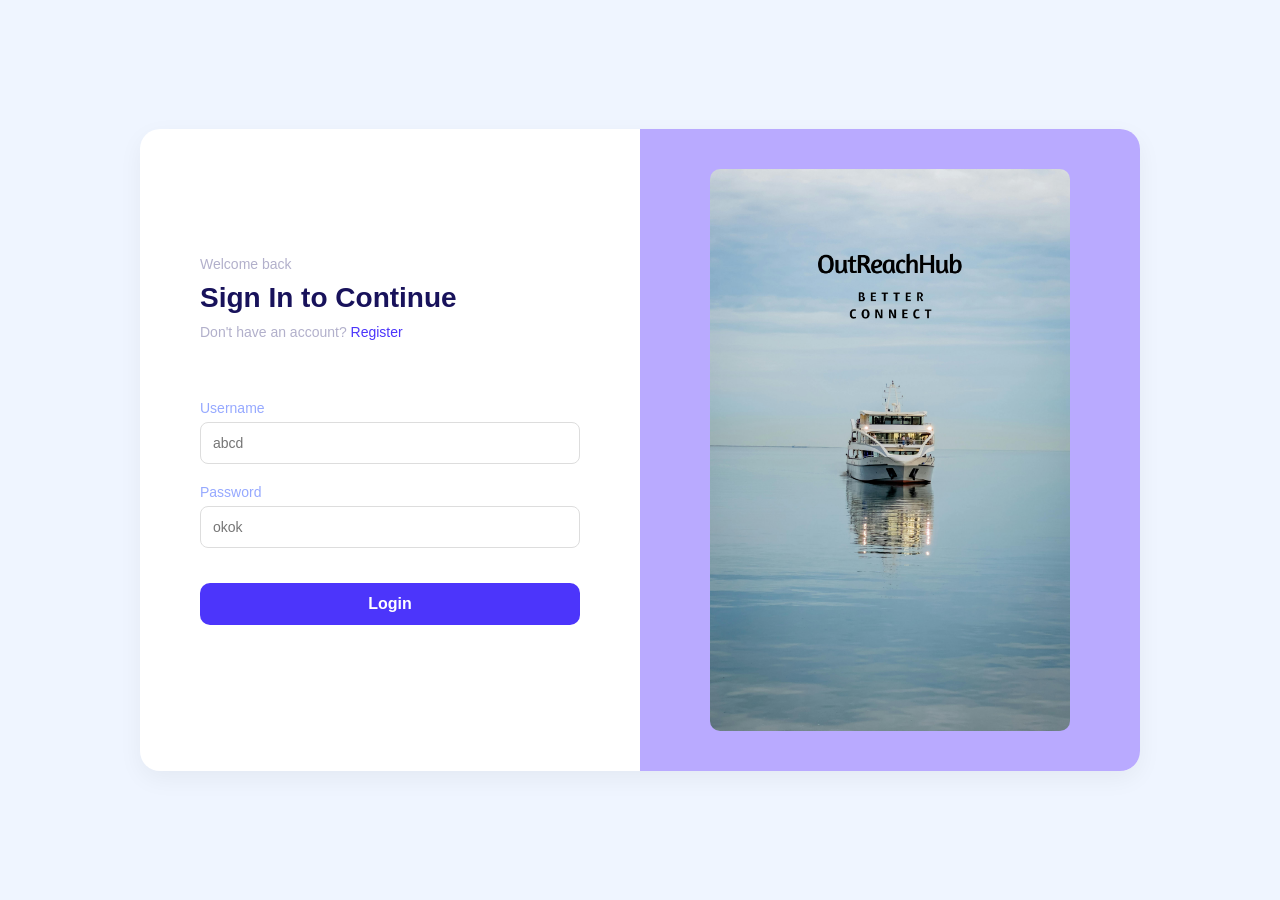
<file: index.html>
<!DOCTYPE html>
<html lang="en">

<head>
  <meta charset="UTF-8" />
  <meta name="viewport" content="width=device-width, initial-scale=1.0" />
  <title>Sign In</title>
  <link rel="stylesheet" href="./auth/style.css" />
</head>

<body>
  <div class="container">
    <div class="col">
      <div class="row">
        <div class="hero">
          <div class="small">Welcome back</div>
          <div class="big">Sign In to Continue</div>
          <div class="small">
            Don't have an account?
            <a href="./auth/signup.html">Register</a>
          </div>
        </div>
      </div>
      <form action="POST" id="loginForm">
        <div class="row">
          <label for="username">Username</label>
          <input type="text" name="username" id="username" placeholder="abcd" required/>
        </div>
        <div class="row">
          <label for="password">Password</label>
          <input type="password" name="password" id="password" placeholder="okok" required/>
        </div>
        <div class="row">
          <button class="big" id="loginSubmit" type="submit">Login</button>
        </div>
      </form>
    </div>
    <div class="col">
      <img class="img" src="./assets/signin.png" alt="Sign in graphic" />
    </div>
  </div>
  <script src="./auth/script.js"></script>
</body>

</html>
</file>
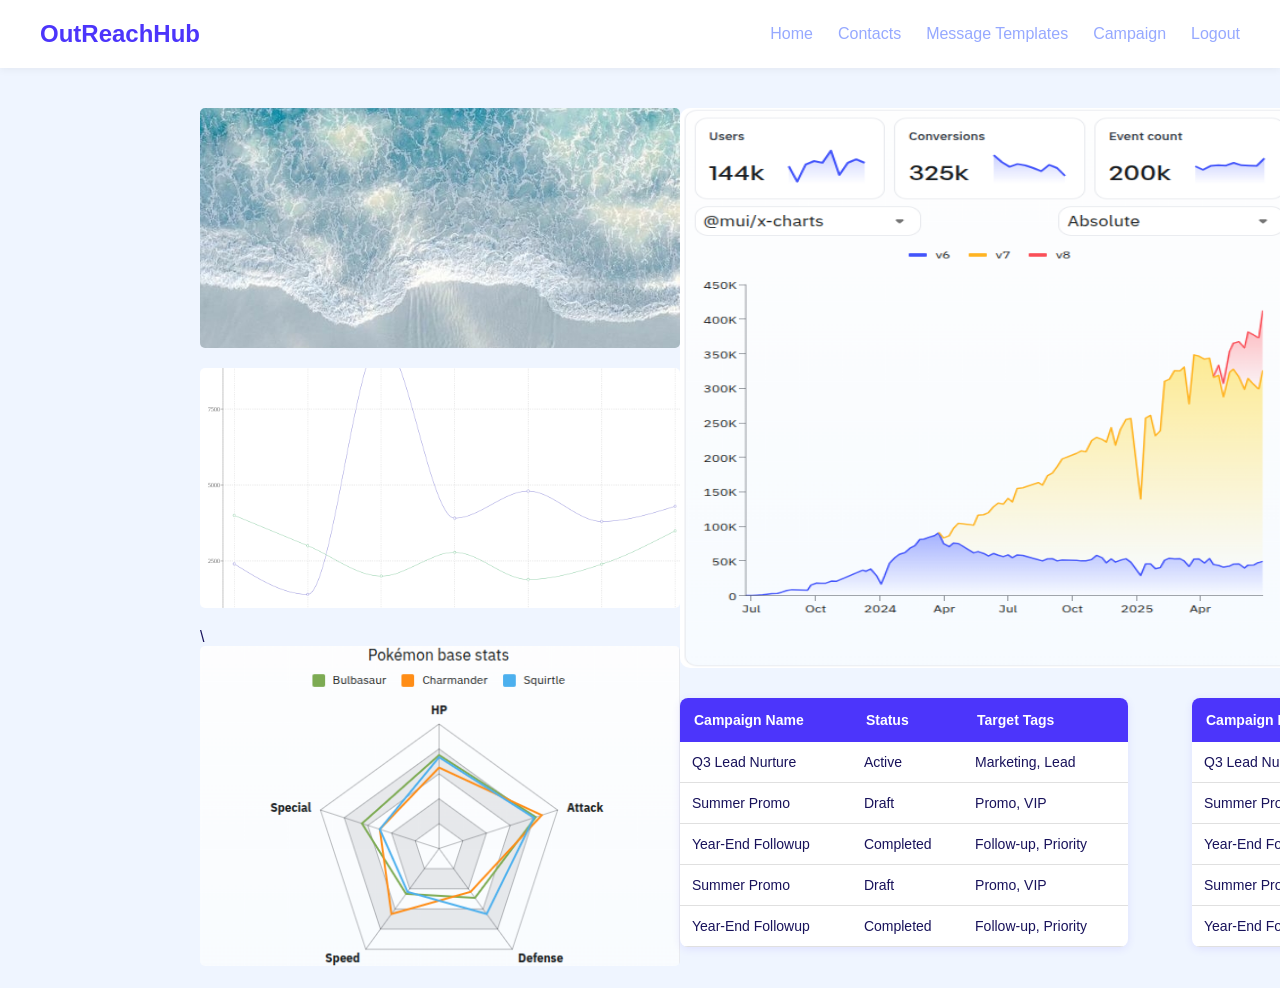
<file: client/index.html>
<html lang="en">
<head>
    <meta charset="UTF-8">
    <meta name="viewport" content="width=device-width, initial-scale=1.0">
    <title>Home</title>
    <link rel="stylesheet" href="./style.css">
</head>
<body>
    <nav>
        <div class="solgan">OutReachHub</div>
        <div class="hamburger" id="hamburger">
            &#9776;
        </div>
        <div class="navOption" id="navMenu">
            <ul>
                <li><a href="./index.html">Home</a></li>
                <li><a href="./contact.html">Contacts</a></li>
                <li><a href="./message.html">Message Templates</a></li>
                <li><a href="./campaign.html">Campaign</a></li>
                <li><a href="../index.html">Logout</a></li>
            </ul>
        </div>
    </nav>
    <main>
        <div class="row">
            <div class="col">
                <img src="../assets/WallpaperSky.jpeg" class="ocean" alt="">
                <img src="../assets/graph-1.png" class="ocean" alt="">\
                <img src="../assets/graph-3.png" class="ocean-lg" alt="">
            </div>
            <div class="col">
                <img src="../assets/graph-2.png" class="graph" alt="">
                <div class="row">
                    <div class="ocean-md">
                        <table id="campaign-table" class="table">
                            <thead>
                                <tr>
                                    <th>Campaign Name</th>
                                    <th>Status</th>
                                    <th>Target Tags</th>
                                </tr>
                            </thead>
                            <tbody>
                                <tr>
                                    <td data-label="Campaign Name">Q3 Lead Nurture</td>
                                    <td data-label="Status">Active</td>
                                    <td data-label="Target Tags">Marketing, Lead</td>
                                </tr>
                                <tr>
                                    <td data-label="Campaign Name">Summer Promo</td>
                                    <td data-label="Status">Draft</td>
                                    <td data-label="Target Tags">Promo, VIP</td>
                                </tr>
                                <tr>
                                    <td data-label="Campaign Name">Year-End Followup</td>
                                    <td data-label="Status">Completed</td>
                                    <td data-label="Target Tags">Follow-up, Priority</td>
                                </tr>
                                <tr>
                                    <td data-label="Campaign Name">Summer Promo</td>
                                    <td data-label="Status">Draft</td>
                                    <td data-label="Target Tags">Promo, VIP</td>
                                </tr>
                                <tr>
                                    <td data-label="Campaign Name">Year-End Followup</td>
                                    <td data-label="Status">Completed</td>
                                    <td data-label="Target Tags">Follow-up, Priority</td>
                                </tr>
                            </tbody>
                        </table>
                    </div>
                    <div class="gutter" style="width: 4rem;"></div>
                    <div class="ocean-md">
                        <table id="campaign-table" class="table">
                            <thead>
                                <tr>
                                    <th>Campaign Name</th>
                                    <th>Status</th>
                                    <th>Target Tags</th>
                                </tr>
                            </thead>
                            <tbody>
                                <tr>
                                    <td data-label="Campaign Name">Q3 Lead Nurture</td>
                                    <td data-label="Status">Active</td>
                                    <td data-label="Target Tags">Marketing, Lead</td>
                                </tr>
                                <tr>
                                    <td data-label="Campaign Name">Summer Promo</td>
                                    <td data-label="Status">Draft</td>
                                    <td data-label="Target Tags">Promo, VIP</td>
                                </tr>
                                <tr>
                                    <td data-label="Campaign Name">Year-End Followup</td>
                                    <td data-label="Status">Completed</td>
                                    <td data-label="Target Tags">Follow-up, Priority</td>
                                </tr>
                                <tr>
                                    <td data-label="Campaign Name">Summer Promo</td>
                                    <td data-label="Status">Draft</td>
                                    <td data-label="Target Tags">Promo, VIP</td>
                                </tr>
                                <tr>
                                    <td data-label="Campaign Name">Year-End Followup</td>
                                    <td data-label="Status">Completed</td>
                                    <td data-label="Target Tags">Follow-up, Priority</td>
                                </tr>
                            </tbody>
                        </table>
                    </div>
                </div>
            </div>
        </div>
    </main>
    <script src="./script.js"></script>
</body>
</html>
</file>
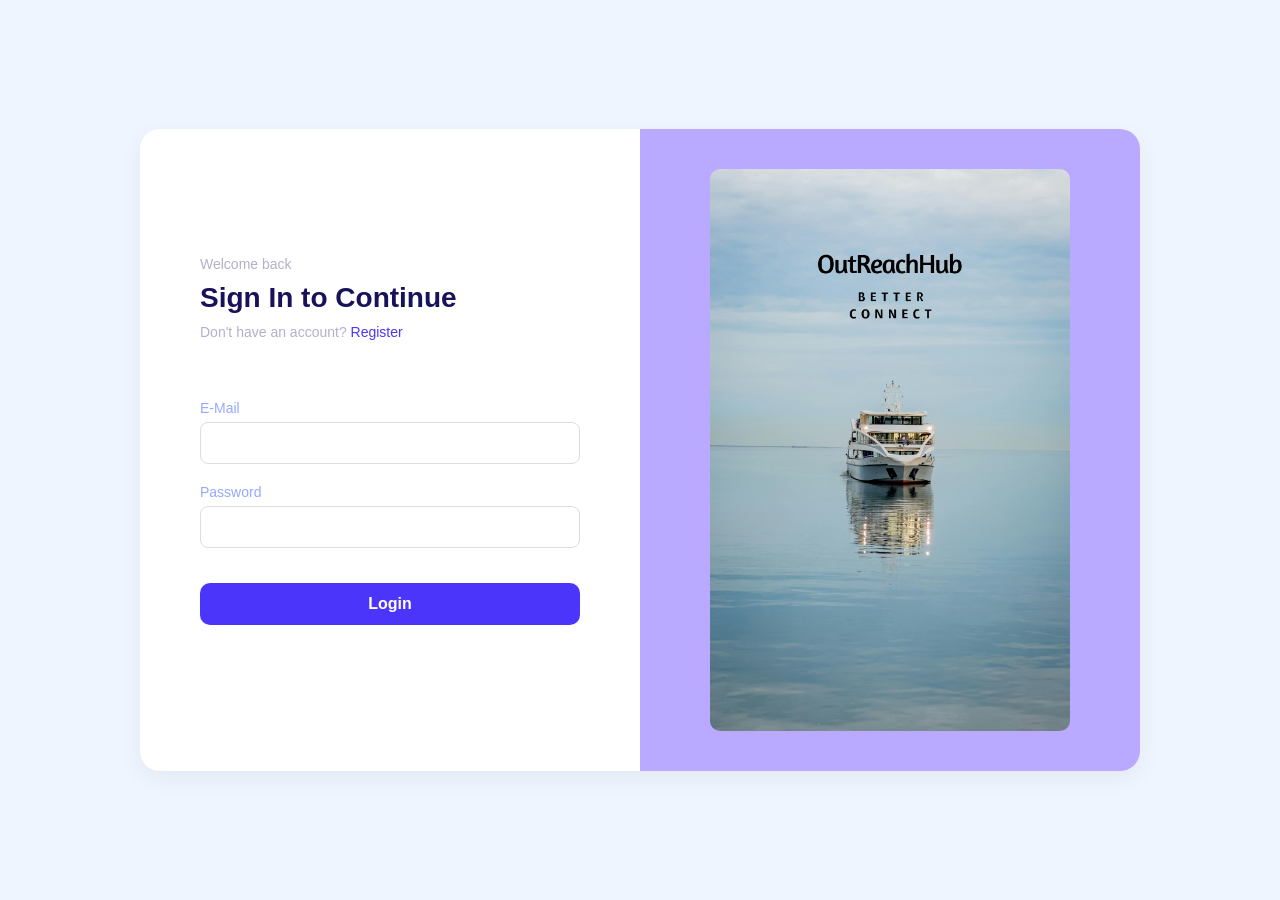
<file: auth/signin.html>
<!DOCTYPE html>
<html lang="en">

<head>
  <meta charset="UTF-8" />
  <meta name="viewport" content="width=device-width, initial-scale=1.0" />
  <title>Sign In</title>
  <link rel="stylesheet" href="./style.css" />
</head>

<body>
  <div class="container">
    <div class="col">
      <div class="row">
        <div class="hero">
          <div class="small">Welcome back</div>
          <div class="big">Sign In to Continue</div>
          <div class="small">
            Don't have an account?
            <a href="/auth/signup.html">Register</a>
          </div>
        </div>
      </div>
      <form action="POST" id="loginForm">
        <div class="row">
          <label for="email">E-Mail</label>
          <input type="email" name="email" id="email" />
        </div>
        <div class="row">
          <label for="password">Password</label>
          <input type="password" name="password" id="password" />
        </div>
        <div class="row">
          <button class="big" id="loginSubmit" type="submit">Login</button>
        </div>
      </form>
    </div>
    <div class="col">
      <img class="img" src="../assets/signin.png" alt="Sign in graphic" />
    </div>
  </div>
  <script src="./script.js"></script>
</body>

</html>
</file>
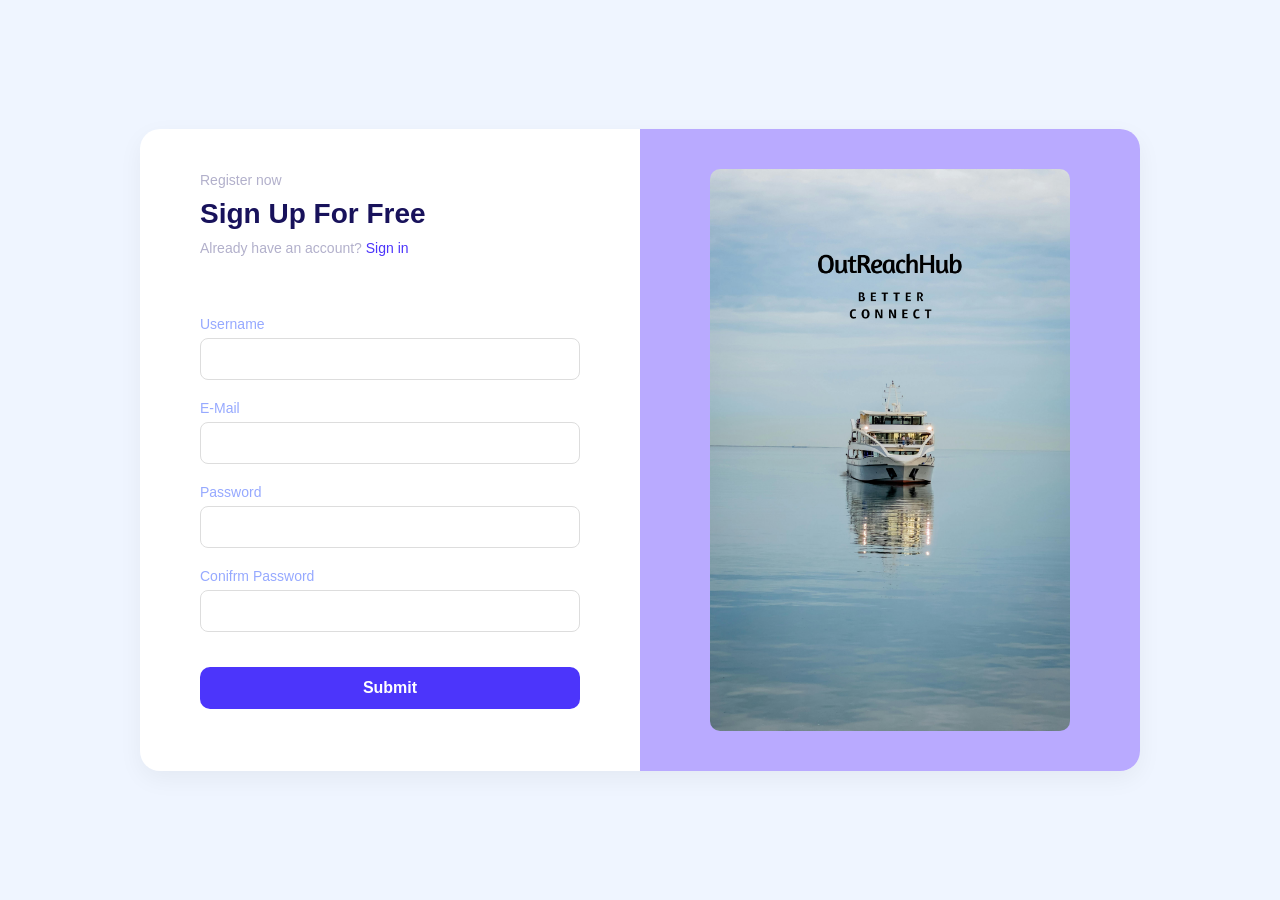
<file: auth/signup.html>
<html lang="en">

<head>
    <meta charset="UTF-8">
    <meta name="viewport" content="width=device-width, initial-scale=1.0">
    <title>SignUp</title>
    <link rel="stylesheet" href="./style.css">
</head>

<body>
    <div class="container">
        <div class="col">
            <div class="row">
                <div class="hero">
                    <div class="small">
                        Register now
                    </div>
                    <div class="big">
                        Sign Up For Free
                    </div>
                    <div class="small">
                        Already have an account?
                        <a href="../index.html">Sign in</a>
                    </div>
                </div>
            </div>

            <form id="signupForm" method="post">
                <div class="row">
                    <label for="username">Username</label>
                    <input type="text" name="username" id="username">
                </div>
                <div class="row">
                    <label for="email">E-Mail</label>
                    <input type="email" name="email" id="email">
                </div>
                <div class="row">
                    <label for="password">Password</label>
                    <input type="password" name="password" id="password">
                </div>
                <div class="row">
                    <label for="confirmPassword">Conifrm Password</label>
                    <input type="password" name="confirmPassword" id="confirmPassword">
                </div>
                <div class="row">
                    <button class="big" type="submit">
                        Submit
                    </button>
                </div>
            </form>
        </div>
        <div class="col">
            <img class="img" src="../assets/signin.png" alt="">
        </div>
    </div>
    <script src="./script.js"></script>
</body>

</html>
</file>
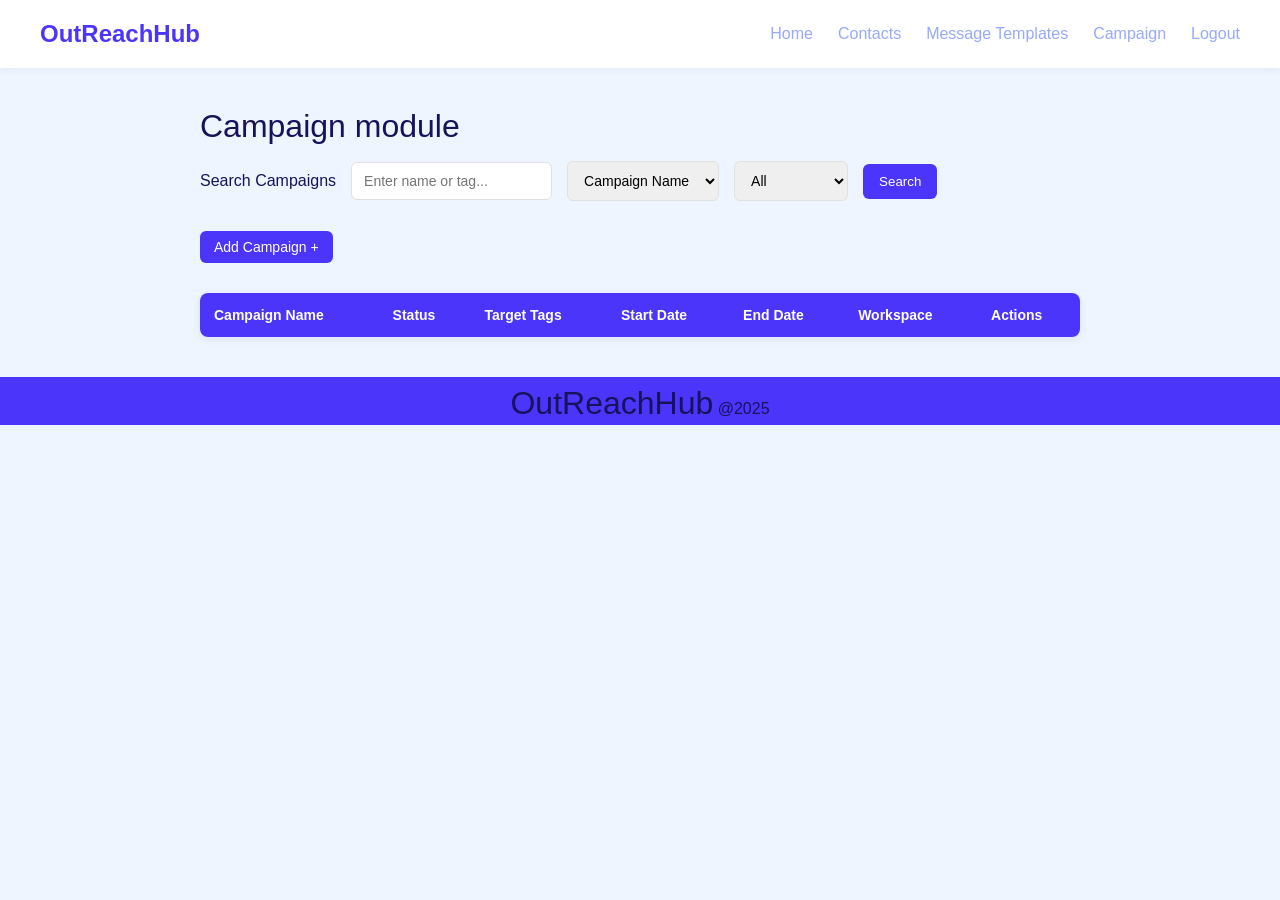
<file: client/campaign.html>
<!DOCTYPE html>
<html lang="en">

<head>
    <meta charset="UTF-8" />
    <meta name="viewport" content="width=device-width, initial-scale=1.0" />
    <title>Campaigns</title>
    <link rel="stylesheet" href="style.css" />
</head>

<body>
    <nav>
        <div class="solgan">OutReachHub</div>
        <div class="hamburger" id="hamburger">
            &#9776;
        </div>
        <div class="navOption" id="navMenu">
            <ul>
                <li><a href="./index.html">Home</a></li>
                <li><a href="./contact.html">Contacts</a></li>
                <li><a href="./message.html">Message Templates</a></li>
                <li><a href="./campaign.html">Campaign</a></li>
                <li><a href="../index.html">Logout</a></li>
            </ul>
        </div>
    </nav>
    <main>
        <div class="big">Campaign module</div>

        <div>
            <form action="POST" id="campaignForm">
                <label for="campaignSearch">Search Campaigns</label>
                <input type="text" id="campaignSearch" placeholder="Enter name or tag..." />
                 <select id="campaignFilter">
                    <option value="name">Campaign Name</option>
                    <option value="tags">Target Tags</option>
                    <option value="startDate">Sart Date</option>
                    <option value="endDate">End Date</option>
                    <option value="workspace">Workspace</option>
                </select>
                <select id="statusFilter">
                    <option value="All">All</option>
                    <option value="Active">Active</option>
                    <option value="Completed">Completed</option>
                    <option value="Draft">Draft</option>
                </select>
                <button type="submit">Search</button>
            </form>
            <button class="add-btn" id="add-campaign">Add Campaign +</button>
        </div>
        
        <div class="modal" id="modal">
            <div class="formCard">
                <form id="campaignAdd" action="POST">
                    <h2>Add New Campaign</h2>

                    <label for="name">Campaign Name</label>
                    <input type="text" id="name" required>

                    <label for="tags">Target Tags</label>
                    <input type="text" id="tags" required>

                    <label for="startDate">Start-Date</label>
                    <input type="date" id="startDate" required>

                    <label for="endDate">End-Date</label>
                    <input type="date" id="endDate" required>

                    <label for="workspace">Workspace</label>
                    <input type="text" id="workspace" required>

                    <div class="form-actions">
                        <button type="submit" id="saveContact">Save</button>
                        <button type="button" id="close-modal">Cancel</button>
                    </div>
                </form>
            </div>
        </div>

        <div class="modal" id="editmodal">
            <div class="formCard">
                <form id="campaignEdit" action="POST">
                    <h2>Edit Campaign</h2>

                    <label for="nameEdit">Campaign Name</label>
                    <input type="text" id="nameEdit" required>

                    <label for="tagsEdit">Target Tags</label>
                    <input type="text" id="tagsEdit" required>

                    <label for="startDateEdit">Start-Date</label>
                    <input type="date" id="startDateEdit" required>

                    <label for="endDateEdit">End-Date</label>
                    <input type="date" id="endDateEdit" required>

                    <label for="workspaceEdit">Workspace</label>
                    <input type="text" id="workspaceEdit" required>

                    <div class="form-actions">
                        <button type="submit" id="saveContact">Save</button>
                        <button type="button" id="closeModalEdit">Cancel</button>
                    </div>
                </form>
            </div>
        </div>

        <table id="campaign-table" class="table">
            <thead>
                <tr>
                    <th>Campaign Name</th>
                    <th>Status</th>
                    <th>Target Tags</th>
                    <th>Start Date</th>
                    <th>End Date</th>
                    <th>Workspace</th>
                    <th>Actions</th>
                </tr>
            </thead>
            <tbody>
            </tbody>
        </table>
    </main>
    <footer>
        <div class="footer">
            <p>
                <span class="big">OutReachHub</span> @2025
            </p>
        </div>
    </footer>
    <script src="./script.js"></script>
    <script src="./campaignCRUD.js"></script>
</body>

</html>
</file>
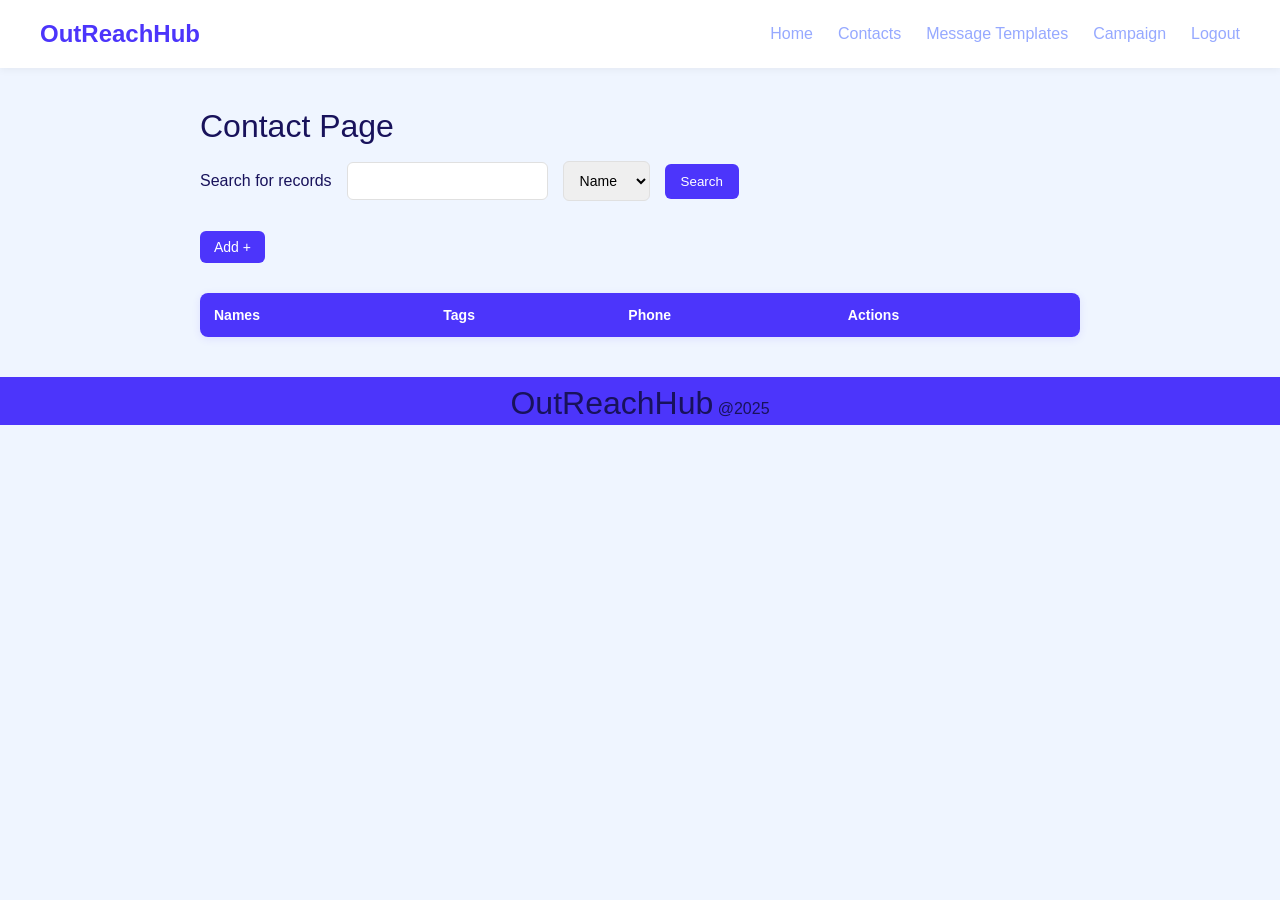
<file: client/contact.html>
<html lang="en">

<head>
    <meta charset="UTF-8">
    <meta name="viewport" content="width=device-width, initial-scale=1.0">
    <title>Contacts</title>
    <link rel="stylesheet" href="style.css">
</head>

<body>
    <nav>
        <div class="solgan">OutReachHub</div>
        <div class="hamburger" id="hamburger">
            &#9776;
        </div>
        <div class="navOption" id="navMenu">
            <ul>
                <li><a href="./index.html">Home</a></li>
                <li><a href="./contact.html">Contacts</a></li>
                <li><a href="./message.html">Message Templates</a></li>
                <li><a href="./campaign.html">Campaign</a></li>
                <li><a href="../index.html">Logout</a></li>
            </ul>
        </div>
    </nav>
    <main>
        <div class="big">Contact Page</div>
        <div>
            <form action="POST" id="contactForm">
                <label for="searchContact">Search for records</label>
                <input type="text" name="" id="searchContact">
                <select name="" id="contactOptions">
                    <option value="Name">Name</option>
                    <option value="Tags">Tags</option>
                    <option value="Phone">Phone</option>
                </select>
                <button type="submit">
                    Search
                </button>
            </form>
            <button id="add-contact">Add +</button>

            <div class="modal" id="modal">
                <div class="formCard">
                    <form id="contact-form" action="POST">
                        <h2>Add New Contact</h2>

                        <label for="nameContact">Name</label>
                        <input type="text" id="nameContact" required>

                        <label for="tagsContact">Tags</label>
                        <input type="text" id="tagsContact" required>

                        <label for="phoneContact">Phone</label>
                        <input type="text" id="phoneContact" required>

                        <div class="form-actions">
                            <button type="submit" id="saveContact">Save</button>
                            <button type="button" id="close-modal">Cancel</button>
                        </div>
                    </form>
                </div>
            </div>

            <div class="modal" id="editmodal">
                <div class="formCard">
                    <form id="contact-form-edit" action="POST">
                        <h2>Edit Contact</h2>

                        <label for="nameContactEdit">Name</label>
                        <input type="text" id="nameContactEdit" required>

                        <label for="tagsContactEdit">Tags</label>
                        <input type="text" id="tagsContactEdit" required>

                        <label for="phoneContactEdit">Phone</label>
                        <input type="text" id="phoneContactEdit" required>

                        <div class="form-actions">
                            <button type="submit" id="editContact">Edit</button>
                            <button type="button" id="close-modalEdit">Cancel</button>
                        </div>
                    </form>
                </div>
            </div>


        </div>
        <table id="contact-table" class="table">
            <thead>
                <tr>
                    <th>Names</th>
                    <th>Tags</th>
                    <th>Phone</th>
                    <th>Actions</th>
                </tr>
            </thead>
            <tbody>
                
            </tbody>
        </table>
    </main>
    <footer>
        <div class="footer">
            <p>
                <span class="big">OutReachHub</span> @2025
            </p>
        </div>
    </footer>
    <script src="./script.js"></script>
    <script src="./contactCRUD.js"></script>
</body>

</html>
</file>
<file: auth/style.css>
* {
  box-sizing: border-box;
  margin: 0;
  padding: 0;
  font-family: "Segoe UI", sans-serif;
}

body {
  background-color: #EFF5FF;
  height: 100vh;
  display: flex;
  align-items: center;
  justify-content: center;
}

.container {
  display: flex;
  width: 1000px;
  background: #fff;
  border-radius: 20px;
  overflow: hidden;
  box-shadow: 0 8px 25px rgba(0, 0, 0, 0.05);
}

.col {
  flex: 1;
  padding: 40px 60px;
  display: flex;
  flex-direction: column;
  justify-content: center;
}
.col:last-child {
  background-color: #B9AAFF;
  align-items: center;
  justify-content: center;
}

.img {
  width: 100%;
  max-width: 360px;
  border-radius: 10px;
}

.hero {
  margin-bottom: 30px;
}
.hero .small {
  font-size: 14px;
  color: #B2B0CB;
  margin-bottom: 10px;
}
.hero .small a {
  color: #4C35FB;
  text-decoration: none;
  font-weight: 500;
}
.hero .small a:hover {
  text-decoration: underline;
}
.hero .big {
  font-size: 28px;
  font-weight: 700;
  color: #18125B;
  margin-bottom: 10px;
}

.row {
  display: flex;
  flex-direction: column;
  margin-bottom: 20px;
}
.row label {
  font-size: 14px;
  margin-bottom: 6px;
  color: #96A9FF;
}
.row input {
  padding: 12px;
  border: 1px solid #ddd;
  border-radius: 8px;
  font-size: 14px;
  transition: 0.3s ease;
}
.row input:focus {
  outline: none;
  border-color: #4C35FB;
  box-shadow: 0 0 0 3px rgba(76, 53, 251, 0.1);
}
.row button.big {
  padding: 12px;
  border: none;
  border-radius: 10px;
  background-color: #4C35FB;
  color: #fff;
  font-size: 16px;
  font-weight: 600;
  margin-top: 15px;
  cursor: pointer;
  transition: background-color 0.3s ease;
}
.row button.big:hover {
  background-color: rgb(53.8422330097, 27.9951456311, 250.5048543689);
}

@media (max-width: 768px) {
  body {
    background: url(../assets/mobile.png) center center/cover;
  }
  .container {
    flex-direction: column;
    align-items: center;
    margin: 20px;
  }
  .col:last-child {
    display: none;
  }
  .col {
    width: 100%;
    padding: 20px;
  }
}

/*# sourceMappingURL=style.css.map */
</file>
<file: client/style.css>
/* Color palette */
:root {
  --primary-color: #4C35FB;
  --secondary-color: #EFF5FF;
  --text-primary: #18125B;
  --text-secondary: #96A9FF;
  --text-tertiary: #B2B0CB;
  --white: #ffffff;
  --light-border: #e0e0e0;
}

* {
  box-sizing: border-box;
  margin: 0;
  padding: 0;
  font-family: "Segoe UI", sans-serif;
}

body {
  background-color: var(--secondary-color);
  color: var(--text-primary);
  min-height: 100vh;
}

/* Navbar */
nav {
  display: flex;
  justify-content: space-between;
  align-items: center;
  background-color: var(--white);
  padding: 20px 40px;
  box-shadow: 0 2px 8px rgba(0, 0, 0, 0.05);
  position: relative;
}

a {
  text-decoration: none;
  color: inherit;
}

.solgan {
  font-size: 24px;
  font-weight: bold;
  color: var(--primary-color);
}

.navOption ul {
  list-style: none;
  display: flex;
  gap: 25px;
}

.navOption li {
  cursor: pointer;
  font-weight: 500;
  color: var(--text-secondary);
  transition: color 0.3s ease;
}

.navOption li:hover {
  color: var(--primary-color);
}

/* Hamburger styles */
.hamburger {
  display: none;
  font-size: 26px;
  cursor: pointer;
}

/* Main layout */

main{
  padding : 40px 200px;
}

main .row{
  display: flex;
  flex-direction: row;
  min-height: 20rem;
  max-height: 40rem;
}

main.col{
  
  margin: 20px;
}

main .row .ocean{
  height : 15rem;
  width :30rem;
  margin-bottom: 20px;
  object-fit: cover;
  border-radius: 5px;
}

main .row .ocean-lg{
  height : 20rem;
  width : 30rem;
  margin-bottom: 20px;
  object-fit: cover;
  border-radius: 5px;
}

main .row .ocean-md{
  height : 15rem;
  width : 28rem;
  object-fit: cover;
  border-radius: 5px;
}

main .row .col .graph{
  height: 35rem;
  width: 60rem;
  border-radius: 10px;
}

main .col{
  flex-direction: column;
}

/* form section */

form {
  display: flex;
  flex-wrap: wrap;
  gap: 15px;
  margin-bottom: 20px;
  align-items: center;
}

form label {
  font-weight: 500;
  color: var(--text-color-primary);
}

form input,
form select {
  padding: 10px 12px;
  border: 1px solid var(--light-border);
  border-radius: 6px;
  font-size: 14px;
  outline: none;
}

form button {
  background-color: var(--primary-color);
  color: white;
  padding: 10px 16px;
  border: none;
  border-radius: 6px;
  font-weight: 500;
  cursor: pointer;
  transition: background-color 0.3s ease;
}

form button:hover {
  background-color: #3726c7;
}

main > div > button {
  margin-top: 10px;
  background-color: var(--primary-color);
  color: white;
  padding: 8px 14px;
  border: none;
  border-radius: 6px;
  font-size: 14px;
  font-weight: 500;
  cursor: pointer;
  transition: background-color 0.3s ease;
}

main > div > button:hover {
  background-color: #3726c7;
}

.table{
  width: 100%;
  border-collapse: collapse;
  margin-top: 30px;
  background-color: white;
  border-radius: 8px;
  overflow: hidden;
  box-shadow: 0 2px 8px rgba(76, 53, 251, 0.1);
}

.table thead {
  background-color: var(--primary-color);
  color: white;
}

.table th {
  padding: 14px;
  text-align: left;
  font-weight: 600;
  font-size: 14px;
}

.table tbody tr {
  border-bottom: 1px solid var(--light-border);
}

.table tbody tr:hover {
  background-color: #f9f9f9;
}

.table td {
  padding: 12px;
  font-size: 14px;
  color: var(--text-color-primary);
}

.table td button {
  margin-right: 6px;
  padding: 6px 10px;
  border: none;
  border-radius: 4px;
  cursor: pointer;
  font-size: 13px;
  font-weight: 500;
  transition: all 0.2s ease;
}

.table td button:first-child {
  background-color: #6251fd;
  color: white;
}

.table td button:first-child:hover {
  background-color: var(--primary-color);
}

.table td button:last-child {
  background-color: #ff4d4f;
  color: white;
}

.table td button:last-child:hover {
  background-color: #cc393b;
}


.card-container {
    display: grid;
    grid-template-columns: repeat(auto-fill, minmax(300px, 1fr));
    gap: 1.5rem;
    padding: 2rem;
}

.card {
    background-color: #fff;
    border-radius: 1rem;
    box-shadow: 0 4px 12px rgba(0, 0, 0, 0.08);
    overflow: hidden;
    transition: transform 0.3s ease, box-shadow 0.3s ease;
    display: flex;
    flex-direction: column;
}

.card:hover {
    transform: translateY(-5px);
    box-shadow: 0 8px 20px rgba(0, 0, 0, 0.12);
}

.card-image {
    width: 100%;
    height: 180px;
    object-fit: cover;
}

.card-content {
    padding: 1rem;
}

.card-content.no-image {
    padding-top: 1.5rem;
}

.card-title {
    font-size: 1.2rem;
    font-weight: 600;
    margin-bottom: 0.5rem;
}

.card-type,
.card-text,
.workspace {
    font-size: 0.95rem;
    margin-bottom: 0.2rem;
}

.card-text{
  height: 5rem;
  overflow-y: scroll;
  display: -webkit-box;
  -webkit-box-orient: vertical;
  position: relative;
}

.card-text::-webkit-scrollbar{
  width:0px
} 

.chip-group {
    margin: 0.5rem 0;
}

.chip {
    display: inline-block;
    background-color: #e0f7fa;
    color: #00796b;
    padding: 0.25rem 0.6rem;
    font-size: 0.8rem;
    border-radius: 999px;
    margin: 0 0.3rem 0.3rem 0;
}

.card-actions {
    display: flex;
    justify-content: flex-end;
    gap: 0.5rem;
    margin-top: 0.5rem;
}

.card-actions button {
    padding: 0.4rem 0.8rem;
    border: none;
    background-color: #007bff;
    color: white;
    border-radius: 5px;
    cursor: pointer;
    font-size: 0.85rem;
    transition: background-color 0.3s ease;
}

.card-actions button:hover {
    background-color: #0056b3;
}


.big{
    font-size: 2rem;
    margin-bottom: 1rem;
}

.footer{
  position: relative;
  left: 0;
  bottom: 0;
  height: 3rem;
  background-color: var(--primary-color);
  width: 100%;
  text-align: center;
  padding: 0.5rem 0rem;
}

/* Modal background */
.modal {
  display: none;
  position: fixed;
  top: 0;
  left: 0;
  width: 100%;
  height: 100%;
  background-color: rgba(0, 0, 0, 0.5);
  justify-content: center;
  align-items: center;
  z-index: 999;
}

.modal-content {
  background: white;
  padding: 2rem;
  width: 90%;
  max-width: 600px;
  border-radius: 10px;
  position: relative;
  overflow-y: auto;
  max-height: 90vh;
}

.close {
  position: absolute;
  top: 1rem;
  right: 1rem;
  cursor: pointer;
  font-size: 1.5rem;
}

#messageModal form input,
#messageModal form textarea,
#messageModal form select {
  width: 100%;
  margin-bottom: 1rem;
  padding: 0.5rem;
}

.card {
  border: 1px solid #ddd;
  border-radius: 8px;
  overflow: hidden;
  margin-top: 1rem;
  display: flex;
  flex-direction: column;
}

.card-image {
  width: 100%;
  height: 150px;
  object-fit: cover;
}

.card-content {
  padding: 1rem;
}

.chip-group {
  margin-top: 0.5rem;
}

.chip {
  background: #eee;
  padding: 0.3rem 0.6rem;
  margin-right: 0.5rem;
  border-radius: 20px;
  font-size: 0.8rem;
  display: inline-block;
}

/* Modal content */
.formCard {
  background-color: white;
  padding: 2rem;
  border-radius: 10px;
  width: 400px;
  max-width: 90%;
  box-shadow: 0 8px 20px rgba(0, 0, 0, 0.2);
}

.formCard h2 {
  margin-bottom: 1rem;
  font-size: 1.5rem;
  width: 100%;
}

.formCard label {
  display: block;
  margin-top: 1rem;
  font-weight: 500;
}

.formCard input {
  width: 100%;
  padding: 0.5rem;
  margin-top: 0.25rem;
  border: 1px solid #ccc;
  border-radius: 5px;
}

.form-actions {
  display: flex;
  justify-content: flex-end;
  gap: 1rem;
  margin-top: 1.5rem;
}

.form-actions button {
  padding: 0.5rem 1rem;
  border: none;
  border-radius: 5px;
  cursor: pointer;
}

.form-actions button[type="submit"] {
  background-color: var(--primary-color, #4caf50);
  color: white;
}

.form-actions #close-modal {
  background-color: #ccc;
  color: #333;
}


.add-btn {
  margin-top: 10px;
  background-color: var(--primary-color);
  color: white;
  padding: 8px 14px;
  border: none;
  border-radius: 6px;
  font-size: 14px;
  font-weight: 500;
  cursor: pointer;
  transition: background-color 0.3s ease;
}

/* Responsive Layout */
@media (max-width: 768px) {
  form {
    flex-direction: column;
    align-items: stretch;
  }

  form input,
  form select,
  form button {
    width: 100%;
  }

  .table thead {
    display: none;
  }

  .table tbody tr {
    display: flex;
    flex-direction: column;
    padding: 10px;
    border-bottom: 1px solid var(--light-border);
  }

  .table tbody td {
    display: flex;
    justify-content: space-between;
    padding: 6px 0;
  }

  .table tbody td::before {
    content: attr(data-label);
    font-weight: 600;
    color: var(--text-color-tertiary);
    min-width: 110px;
  }

  main {
    padding: 20px;
  }

  main .row {
    flex-direction: column;
    align-items: center;
  }

  main .col {
    width: 100%;
    margin: 0 auto;
    display: flex;
    flex-direction: column;
    align-items: center;
  }

  main .row .ocean{
    display: none;
  }
  
  main .row .ocean-lg,
  main .row .ocean-md,
  main .row .col .graph {
    width: 100%;
    height: auto;
    max-width: 100%;
    object-fit: contain;
    margin-bottom: 20px;
  }

  .gutter {
    display: none;
  }

  .hamburger {
    display: block;
  }

  .navOption {
    display: none;
    position: absolute;
    top: 70px;
    right: 40px;
    background-color: var(--white);
    width: 200px;
    box-shadow: 0 4px 12px rgba(0, 0, 0, 0.1);
    border-radius: 8px;
  }

  .navOption.active {
    display: block;
  }

  .navOption ul {
    flex-direction: column;
    gap: 10px;
    padding: 20px;
  }

  .navOption li {
    padding: 10px 0;
  }
}
</file>
